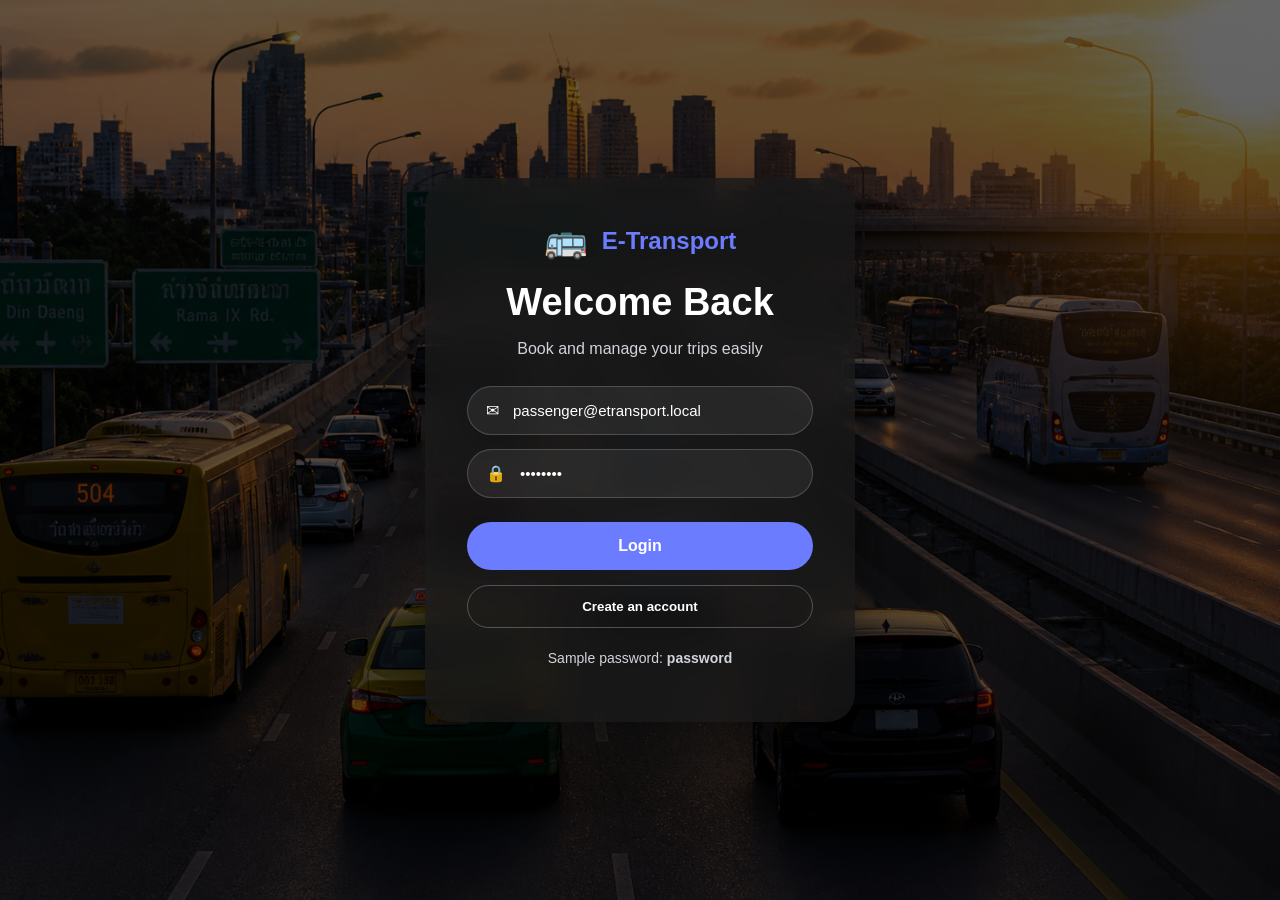
<file: web/index.html>
<!doctype html>
<html lang="en">
<head>
  <meta charset="UTF-8">
  <meta name="viewport" content="width=device-width, initial-scale=1.0">
  <title>E-Transport Login</title>

  <link rel="stylesheet" href="assets/css/style.css">
</head>
<body class="login-page">

  <div class="login-overlay"></div>

  <div class="login-box">
    <div class="brand">
      <div class="brand-icon">🚌</div>
      <h2>E-Transport</h2>
    </div>

    <h1>Welcome Back</h1>
    <p class="subtitle">Book and manage your trips easily</p>

    <div class="input-box">
      <span>✉</span>
      <input type="email" id="email" value="passenger@etransport.local" placeholder="Email address">
    </div>

    <div class="input-box">
      <span>🔒</span>
      <input type="password" id="password" value="password" placeholder="Password">
    </div>

    <button onclick="login()" class="login-btn">Login</button>
    <button onclick="showRegister()" class="signup-btn">Create an account</button>

    <p class="bottom-text">
      Sample password: <b>password</b>
    </p>
  </div>

  <div id="registerBox" class="register-box" style="display:none;">
  <h2>Create Account</h2>

  <div class="input-box">
    <span>👤</span>
    <input type="text" id="regName" placeholder="Full Name">
  </div>

  <div class="input-box">
    <span>✉</span>
    <input type="email" id="regEmail" placeholder="Email address">
  </div>

  <div class="input-box">
    <span>🔒</span>
    <input type="password" id="regPassword" placeholder="Password">
  </div>

  <button onclick="register()" class="login-btn">Sign Up</button>
  <button onclick="showLogin()" class="signup-btn">Back to Login</button>
</div>

  <script src="assets/js/app.js"></script>
</body>
</html>
</file>
<file: web/assets/css/style.css>
* {
  box-sizing: border-box;
}

body {
  margin: 0;
  font-family: "Segoe UI", sans-serif;
}

.login-page {
  min-height: 100vh;
  background:
    linear-gradient(rgba(0,0,0,.6), rgba(0,0,0,.7)),
    url("image/highway-transport.jpg");
  background-size: cover;
  background-position: center;
  background-repeat: no-repeat;

  display: flex;
  align-items: center;
  justify-content: center;

  /* smooth effect */
  animation: zoomBg 20s ease-in-out infinite alternate;
}

/* subtle zoom animation (premium feel) */
@keyframes zoomBg {
  from {
    background-size: 100%;
  }
  to {
    background-size: 110%;
  }
}

.login-box {
  width: 430px;
  padding: 42px;
  border-radius: 28px;
  background: rgba(25, 25, 25, 0.72);
  backdrop-filter: blur(18px);
  color: white;
  box-shadow: 0 25px 60px rgba(0,0,0,.45);
}

.brand {
  display: flex;
  justify-content: center;
  align-items: center;
  gap: 14px;
  margin-bottom: 20px;
}

.brand-icon {
  font-size: 35px;
}

.brand h2 {
  color: #6c7cff;
  margin: 0;
}

.login-box h1 {
  text-align: center;
  font-size: 38px;
  margin: 0;
}

.subtitle {
  text-align: center;
  color: #d1d5db;
  margin-bottom: 28px;
}

.social-btn {
  width: 100%;
  padding: 14px;
  margin-bottom: 14px;
  border-radius: 30px;
  border: 1px solid rgba(255,255,255,.18);
  background: rgba(255,255,255,.06);
  color: white;
  font-size: 15px;
  cursor: pointer;
}

.social-btn:hover {
  background: rgba(255,255,255,.12);
}

.divider {
  display: flex;
  align-items: center;
  gap: 15px;
  color: #cbd5e1;
  margin: 24px 0;
}

.divider span {
  flex: 1;
  height: 1px;
  background: rgba(255,255,255,.18);
}

.divider p {
  margin: 0;
}

.input-box {
  display: flex;
  align-items: center;
  gap: 12px;
  padding: 14px 18px;
  margin-top: 10px;
  margin-bottom: 14px;
  border-radius: 30px;
  border: 1px solid rgba(255,255,255,.18);
  background: rgba(255,255,255,.07);
}

.input-box input {
  width: 100%;
  border: none;
  outline: none;
  background: transparent;
  color: white;
  font-size: 15px;
}

.input-box input::placeholder {
  color: #cbd5e1;
}

.login-btn {
  width: 100%;
  padding: 15px;
  border: none;
  border-radius: 30px;
  background: #6c7cff;
  color: white;
  font-size: 16px;
  font-weight: 600;
  cursor: pointer;
  margin-top: 10px;
}

.login-btn:hover {
  background: #5867e8;
}

.bottom-text {
  text-align: center;
  color: #d1d5db;
  margin-top: 22px;
  font-size: 14px;
}

@media (max-width: 500px) {
  .login-box {
    width: 90%;
    padding: 30px;
  }

  .login-box h1 {
    font-size: 30px;
  }
}
.dashboard-body {
  background: #eef3f8;
  font-family: "Segoe UI", sans-serif;
}

.dashboard-layout {
  display: flex;
  min-height: 100vh;
}

.sidebar {
  width: 260px;
  background: #0f172a;
  color: white;
  padding: 25px;
  position: fixed;
  height: 100vh;
}

.logo {
  font-size: 24px;
  font-weight: 800;
  margin-bottom: 35px;
}

.sidebar a {
  display: block;
  color: #cbd5e1;
  text-decoration: none;
  padding: 14px 16px;
  margin-bottom: 10px;
  border-radius: 14px;
}

.sidebar a:hover,
.sidebar a.active {
  background: #2563eb;
  color: white;
}

.content {
  margin-left: 260px;
  padding: 30px;
  width: calc(100% - 260px);
}

.hero-dashboard {
  background: linear-gradient(135deg, #2563eb, #14b8a6);
  color: white;
  padding: 35px;
  border-radius: 28px;
  display: flex;
  justify-content: space-between;
  align-items: center;
}

.hero-dashboard h1 {
  font-weight: 800;
}

.hero-dashboard img {
  width: 170px;
}

.info-card {
  background: white;
  padding: 25px;
  border-radius: 24px;
  box-shadow: 0 12px 30px rgba(0,0,0,.08);
}

.info-card span {
  font-size: 32px;
}

.info-card p {
  margin: 12px 0 5px;
  color: #64748b;
}

.info-card h2 {
  font-weight: 800;
  color: #2563eb;
}

.panel {
  background: white;
  padding: 25px;
  border-radius: 24px;
  box-shadow: 0 12px 30px rgba(0,0,0,.08);
}

.panel-header {
  display: flex;
  justify-content: space-between;
  align-items: center;
  margin-bottom: 18px;
}

.panel-header p {
  color: #64748b;
  margin: 0;
}

.search-box {
  max-width: 280px;
  border-radius: 14px;
}

.badge-status {
  padding: 8px 12px;
  border-radius: 20px;
  color: white;
  font-size: 13px;
}

.status-pending {
  background: #f59e0b;
}

.status-confirmed {
  background: #16a34a;
}

.status-cancelled {
  background: #dc2626;
}

@media (max-width: 768px) {
  .sidebar {
    position: relative;
    width: 100%;
    height: auto;
  }

  .dashboard-layout {
    flex-direction: column;
  }

  .content {
    margin-left: 0;
    width: 100%;
  }

  .hero-dashboard {
    flex-direction: column;
    text-align: center;
  }

  .hero-dashboard img {
    margin-top: 20px;
  }

  .panel-header {
    flex-direction: column;
    align-items: flex-start;
    gap: 12px;
  }

  .search-box {
    max-width: 100%;
  }
}

.page-section {
  animation: fadeIn .2s ease;
}

.d-none {
  display: none;
}

@keyframes fadeIn {
  from { opacity: 0; transform: translateY(10px);}
  to { opacity: 1; transform: translateY(0);}
}

.dashboard-body {
  background: #eef3f8;
  font-family: "Segoe UI", sans-serif;
}

.dashboard-layout {
  display: flex;
  min-height: 100vh;
}

.sidebar {
  width: 260px;
  background: #0f172a;
  color: white;
  padding: 25px;
  position: fixed;
  height: 100vh;
}

.logo {
  font-size: 24px;
  font-weight: 800;
  margin-bottom: 35px;
}

.sidebar .nav-link {
  display: block;
  color: #cbd5e1;
  text-decoration: none;
  padding: 14px 16px;
  margin-bottom: 10px;
  border-radius: 14px;
  cursor: pointer;
}

.sidebar .nav-link:hover,
.sidebar .nav-link.active {
  background: #2563eb;
  color: white;
}

.content {
  margin-left: 260px;
  padding: 30px;
  width: calc(100% - 260px);
}

.hero-dashboard {
  background: linear-gradient(135deg, #2563eb, #14b8a6);
  color: white;
  padding: 35px;
  border-radius: 28px;
  display: flex;
  justify-content: space-between;
  align-items: center;
}

.hero-dashboard h1 {
  font-weight: 800;
}

.hero-dashboard img {
  width: 170px;
}

.info-card {
  background: white;
  padding: 25px;
  border-radius: 24px;
  box-shadow: 0 12px 30px rgba(0,0,0,.08);
}

.info-card span {
  font-size: 32px;
}

.info-card p {
  margin: 12px 0 5px;
  color: #64748b;
}

.info-card h2 {
  font-weight: 800;
  color: #2563eb;
}

.panel {
  background: white;
  padding: 25px;
  border-radius: 24px;
  box-shadow: 0 12px 30px rgba(0,0,0,.08);
}

.panel-header {
  display: flex;
  justify-content: space-between;
  align-items: center;
  margin-bottom: 18px;
}

.panel-header p,
.profile-panel p {
  color: #64748b;
  margin: 0;
}

.search-box {
  max-width: 280px;
  border-radius: 14px;
}

.badge-status {
  padding: 8px 14px;
  border-radius: 20px;
  color: white;
  font-size: 13px;
}

.status-pending {
  background: #f59e0b;
}

.status-confirmed {
  background: #16a34a;
}

.status-cancelled {
  background: #dc2626;
}

.payment-box {
  background: #f8fafc;
  border-radius: 18px;
  padding: 25px;
  border: 1px solid #e2e8f0;
}

.page-section {
  animation: fadeIn .25s ease;
}

@keyframes fadeIn {
  from {
    opacity: 0;
    transform: translateY(8px);
  }

  to {
    opacity: 1;
    transform: translateY(0);
  }
}

@media (max-width: 768px) {
  .sidebar {
    position: relative;
    width: 100%;
    height: auto;
  }

  .dashboard-layout {
    flex-direction: column;
  }

  .content {
    margin-left: 0;
    width: 100%;
  }

  .hero-dashboard {
    flex-direction: column;
    text-align: center;
  }

  .hero-dashboard img {
    margin-top: 20px;
  }

  .panel-header {
    flex-direction: column;
    align-items: flex-start;
    gap: 12px;
  }

  .search-box {
    max-width: 100%;
  }
}

.signup-btn {
  width: 100%;
  margin-top: 15px;
  padding: 13px;
  border-radius: 30px;
  border: 1px solid rgba(255,255,255,.25);
  background: transparent;
  color: white;
  font-weight: 600;
  cursor: pointer;
}

.signup-btn:hover {
  background: rgba(255,255,255,.12);
}

.register-box {
  width: 430px;
  padding: 42px;
  border-radius: 28px;
  background: rgba(25, 25, 25, 0.72);
  backdrop-filter: blur(18px);
  color: white;
  box-shadow: 0 25px 60px rgba(0,0,0,.45);
}

.register-box h2 {
  text-align: center;
  margin-bottom: 25px;
}

.dashboard-body {
  background: #f3f7fc;
  font-family: "Segoe UI", sans-serif;
  overflow-x: hidden;
}

.dashboard-layout {
  display: flex;
  min-height: 100vh;
}

.modern-sidebar {
  width: 280px;
  height: 100vh;
  position: fixed;
  padding: 32px 24px;
  background: linear-gradient(180deg, #071b3a, #081224);
  color: white;
  overflow: hidden;
}

.modern-sidebar::after {
  content: "🚌";
  position: absolute;
  bottom: 35px;
  left: 55px;
  font-size: 80px;
  opacity: 0.18;
}

.logo-area {
  display: flex;
  align-items: center;
  gap: 15px;
  margin-bottom: 45px;
}

.logo-icon {
  width: 48px;
  height: 48px;
  background: #f43f5e;
  border-radius: 50%;
  display: flex;
  align-items: center;
  justify-content: center;
  font-size: 24px;
}

.logo-area h2 {
  font-size: 26px;
  font-weight: 800;
  margin: 0;
}

.modern-sidebar .nav-link {
  display: block;
  color: #dbeafe;
  padding: 16px 18px;
  margin-bottom: 14px;
  border-radius: 16px;
  text-decoration: none;
  font-size: 16px;
  cursor: pointer;
}

.modern-sidebar .nav-link:hover,
.modern-sidebar .nav-link.active {
  background: linear-gradient(135deg, #2563eb, #4f46e5);
  color: white;
  box-shadow: 0 12px 30px rgba(37, 99, 235, .35);
}

.sidebar-footer {
  margin-top: 40px;
  padding-top: 25px;
  border-top: 1px solid rgba(255,255,255,.12);
}

.logout-link {
  color: #fecaca !important;
}

.modern-content {
  margin-left: 280px;
  width: calc(100% - 280px);
  padding: 0;
}

.topbar {
  height: 86px;
  background: white;
  padding: 0 38px;
  display: flex;
  align-items: center;
  justify-content: space-between;
  box-shadow: 0 5px 25px rgba(15, 23, 42, .08);
  position: sticky;
  top: 0;
  z-index: 10;
}

.topbar h4 {
  margin: 0;
  font-weight: 800;
  color: #0f172a;
}

.topbar-right {
  display: flex;
  align-items: center;
  gap: 22px;
}

.bell {
  position: relative;
  font-size: 22px;
}

.bell span {
  position: absolute;
  top: -8px;
  right: -8px;
  background: #ef4444;
  color: white;
  font-size: 11px;
  width: 18px;
  height: 18px;
  border-radius: 50%;
  display: flex;
  align-items: center;
  justify-content: center;
}

.user-pill {
  display: flex;
  align-items: center;
  gap: 14px;
  font-weight: 600;
  color: #334155;
}

.avatar {
  width: 48px;
  height: 48px;
  border-radius: 50%;
  background: #2563eb;
  color: white;
  display: flex;
  align-items: center;
  justify-content: center;
  font-weight: 800;
}

.page-section {
  padding: 38px;
  animation: fadeIn .25s ease;
}

.modern-hero {
  min-height: 300px;
  border-radius: 30px;
  padding: 50px;
  background: linear-gradient(135deg, #1e3a8a 0%, #0284c7 50%, #14b8a6 100%);
  color: white;
  display: flex;
  justify-content: space-between;
  align-items: center;
  overflow: hidden;
  position: relative;
}

.modern-hero h1 {
  font-size: 44px;
  font-weight: 900;
  margin-bottom: 16px;
}

.modern-hero p {
  font-size: 20px;
  margin-bottom: 28px;
}

.refresh-btn {
  border: none;
  padding: 14px 28px;
  border-radius: 12px;
  background: white;
  color: #2563eb;
  font-weight: 700;
  font-size: 16px;
}

.hero-art {
  position: relative;
  width: 420px;
  height: 210px;
}

.city {
  position: absolute;
  bottom: 20px;
  right: 0;
  width: 360px;
  height: 130px;
  background: linear-gradient(to top, rgba(255,255,255,.2), rgba(255,255,255,.05));
  clip-path: polygon(0 100%, 0 65%, 8% 65%, 8% 30%, 18% 30%, 18% 70%, 28% 70%, 28% 45%, 38% 45%, 38% 10%, 50% 10%, 50% 60%, 62% 60%, 62% 35%, 72% 35%, 72% 75%, 85% 75%, 85% 20%, 100% 20%, 100% 100%);
  opacity: .75;
}

.bus-card {
  position: absolute;
  right: 80px;
  bottom: 35px;
  font-size: 90px;
  filter: drop-shadow(0 20px 30px rgba(0,0,0,.25));
}

.modern-card {
  min-height: 260px;
  background: white;
  border-radius: 22px;
  padding: 32px;
  cursor: pointer;
  box-shadow: 0 18px 45px rgba(15, 23, 42, .08);
  border: 1px solid rgba(226,232,240,.9);
  transition: .25s;
  position: relative;
  overflow: hidden;
}

.modern-card:hover {
  transform: translateY(-8px);
  box-shadow: 0 25px 55px rgba(15, 23, 42, .14);
}

.card-icon {
  width: 74px;
  height: 74px;
  border-radius: 20px;
  display: flex;
  align-items: center;
  justify-content: center;
  font-size: 34px;
  margin-bottom: 28px;
}

.blue-card .card-icon {
  background: #dbeafe;
}

.orange-card .card-icon {
  background: #fef3c7;
}

.cyan-card .card-icon {
  background: #e0f2fe;
}

.green-card .card-icon {
  background: #dcfce7;
}

.modern-card p {
  font-size: 18px;
  color: #64748b;
  margin-bottom: 20px;
}

.card-bottom {
  display: flex;
  align-items: center;
  justify-content: space-between;
}

.card-bottom h2 {
  font-size: 52px;
  font-weight: 900;
  margin: 0;
}

.blue-card h2 {
  color: #2563eb;
}

.orange-card h2 {
  color: #f59e0b;
}

.cyan-card h2 {
  color: #0284c7;
}

.green-card h2 {
  color: #22c55e;
}

.card-bottom span {
  width: 52px;
  height: 52px;
  border-radius: 50%;
  background: #eff6ff;
  display: flex;
  align-items: center;
  justify-content: center;
  color: #2563eb;
  font-size: 24px;
}

.modern-panel {
  background: white;
  border-radius: 26px;
  padding: 30px;
  box-shadow: 0 18px 45px rgba(15, 23, 42, .08);
}

.panel-header {
  display: flex;
  justify-content: space-between;
  align-items: center;
  margin-bottom: 25px;
}

.panel-header h3 {
  font-weight: 800;
  margin: 0;
}

.panel-header p {
  color: #64748b;
  margin: 6px 0 0;
}

.search-box {
  max-width: 300px;
  border-radius: 14px;
  padding: 12px 18px;
}

.badge-status {
  padding: 8px 14px;
  border-radius: 20px;
  color: white;
  font-size: 13px;
}

.status-pending {
  background: #f59e0b;
}

.status-confirmed {
  background: #16a34a;
}

.status-cancelled {
  background: #dc2626;
}

@keyframes fadeIn {
  from {
    opacity: 0;
    transform: translateY(8px);
  }

  to {
    opacity: 1;
    transform: translateY(0);
  }
}

@media (max-width: 900px) {
  .modern-sidebar {
    position: relative;
    width: 100%;
    height: auto;
  }

  .modern-content {
    margin-left: 0;
    width: 100%;
  }

  .dashboard-layout {
    flex-direction: column;
  }

  .topbar {
    padding: 0 20px;
  }

  .page-section {
    padding: 22px;
  }

  .modern-hero {
    flex-direction: column;
    text-align: center;
  }

  .hero-art {
    width: 100%;
  }
}
</file>
<file: web/assets/css/admin.css>
body {
  margin: 0;
  background: #f3f7fc;
  font-family: "Segoe UI", sans-serif;
  overflow-x: hidden;
}

.admin-layout {
  display: flex;
  min-height: 100vh;
}

.admin-sidebar {
  width: 280px;
  height: 100vh;
  position: fixed;
  padding: 32px 24px;
  background: linear-gradient(180deg, #071b3a, #081224);
  color: white;
  overflow: hidden;
}

.admin-sidebar::after {
  content: "🚌";
  position: absolute;
  bottom: 35px;
  left: 55px;
  font-size: 85px;
  opacity: 0.15;
}

.logo-area {
  display: flex;
  align-items: center;
  gap: 15px;
  margin-bottom: 45px;
}

.logo-icon {
  width: 48px;
  height: 48px;
  background: #f43f5e;
  border-radius: 50%;
  display: flex;
  align-items: center;
  justify-content: center;
  font-size: 24px;
}

.logo-area h2 {
  font-size: 25px;
  font-weight: 900;
  margin: 0;
}

.logo-area p {
  color: #93c5fd;
  margin: 2px 0 0;
}

.admin-link {
  display: block;
  color: #dbeafe;
  padding: 16px 18px;
  margin-bottom: 14px;
  border-radius: 16px;
  text-decoration: none;
  font-size: 16px;
  cursor: pointer;
  transition: 0.25s;
}

.admin-link:hover,
.admin-link.active {
  background: linear-gradient(135deg, #2563eb, #4f46e5);
  color: white;
  box-shadow: 0 12px 30px rgba(37, 99, 235, .35);
}

.sidebar-footer {
  margin-top: 45px;
  padding-top: 25px;
  border-top: 1px solid rgba(255,255,255,.12);
}

.logout {
  color: #fecaca !important;
}

.admin-content {
  margin-left: 280px;
  width: calc(100% - 280px);
  padding: 0;
}

.admin-topbar {
  height: 86px;
  background: white;
  padding: 0 38px;
  display: flex;
  align-items: center;
  justify-content: space-between;
  box-shadow: 0 5px 25px rgba(15, 23, 42, .08);
  position: sticky;
  top: 0;
  z-index: 10;
}

.admin-topbar h4 {
  font-weight: 900;
  color: #0f172a;
  margin: 0;
}

.admin-user {
  display: flex;
  align-items: center;
  gap: 14px;
  font-weight: 700;
  color: #334155;
}

.admin-avatar {
  width: 48px;
  height: 48px;
  border-radius: 50%;
  background: #2563eb;
  color: white;
  display: flex;
  align-items: center;
  justify-content: center;
  font-weight: 900;
}

.admin-page {
  padding: 38px;
  animation: fadeIn .25s ease;
}

.admin-hero {
  min-height: 280px;
  border-radius: 30px;
  padding: 50px;
  background: linear-gradient(135deg, #1e3a8a 0%, #0284c7 50%, #14b8a6 100%);
  color: white;
  display: flex;
  justify-content: space-between;
  align-items: center;
  overflow: hidden;
  position: relative;
}

.admin-hero h1 {
  font-size: 44px;
  font-weight: 900;
  margin-bottom: 14px;
}

.admin-hero p {
  font-size: 19px;
  max-width: 650px;
}

.hero-icon {
  font-size: 120px;
  filter: drop-shadow(0 18px 28px rgba(0,0,0,.25));
}

.stat-card {
  min-height: 230px;
  background: white;
  border-radius: 24px;
  padding: 30px;
  box-shadow: 0 18px 45px rgba(15, 23, 42, .08);
  border: 1px solid rgba(226,232,240,.9);
  transition: .25s;
}

.stat-card:hover {
  transform: translateY(-7px);
  box-shadow: 0 25px 55px rgba(15, 23, 42, .14);
}

.stat-icon {
  width: 72px;
  height: 72px;
  border-radius: 20px;
  display: flex;
  align-items: center;
  justify-content: center;
  font-size: 32px;
  margin-bottom: 24px;
}

.blue-card .stat-icon {
  background: #dbeafe;
}

.orange-card .stat-icon {
  background: #fef3c7;
}

.green-card .stat-icon {
  background: #dcfce7;
}

.cyan-card .stat-icon {
  background: #e0f2fe;
}

.stat-card p {
  color: #64748b;
  font-size: 17px;
  margin-bottom: 12px;
}

.stat-card h2 {
  font-size: 42px;
  font-weight: 900;
  color: #2563eb;
  margin: 0;
}

.orange-card h2 {
  color: #f59e0b;
}

.green-card h2 {
  color: #16a34a;
}

.cyan-card h2 {
  color: #0284c7;
}

.panel {
  background: white;
  border-radius: 26px;
  padding: 30px;
  box-shadow: 0 18px 45px rgba(15, 23, 42, .08);
}

.panel h3 {
  font-weight: 900;
  color: #0f172a;
  margin-bottom: 6px;
}

.panel p {
  color: #64748b;
  margin-bottom: 22px;
}

.modern-input {
  border-radius: 14px;
  padding: 12px 16px;
  border: 1px solid #dbe4ef;
}

.modern-input:focus {
  border-color: #2563eb;
  box-shadow: 0 0 0 4px rgba(37,99,235,.12);
}

.modern-btn {
  border-radius: 14px;
  padding: 12px 16px;
  font-weight: 700;
}

.table {
  margin-bottom: 0;
}

.table thead th {
  color: #0f172a;
  font-weight: 800;
  border-bottom: 1px solid #dbe4ef;
  padding: 14px;
}

.table tbody td {
  padding: 14px;
  vertical-align: middle;
}

.badge-admin {
  padding: 8px 14px;
  border-radius: 20px;
  color: white;
  font-size: 13px;
  font-weight: 700;
}

.paid {
  background: #16a34a;
}

.pending {
  background: #f59e0b;
}

.cancelled {
  background: #dc2626;
}

.report-box {
  background: #f8fafc;
  border: 1px solid #e2e8f0;
  padding: 26px;
  border-radius: 20px;
  font-size: 17px;
}

.report-box p {
  margin-bottom: 12px;
  color: #0f172a;
}

.btn-warning,
.btn-danger,
.btn-primary,
.btn-success {
  border-radius: 10px;
  font-weight: 700;
}

hr {
  margin: 35px 0;
  border-color: #dbe4ef;
}

@keyframes fadeIn {
  from {
    opacity: 0;
    transform: translateY(8px);
  }

  to {
    opacity: 1;
    transform: translateY(0);
  }
}

@media (max-width: 900px) {
  .admin-sidebar {
    position: relative;
    width: 100%;
    height: auto;
  }

  .admin-layout {
    flex-direction: column;
  }

  .admin-content {
    margin-left: 0;
    width: 100%;
  }

  .admin-page {
    padding: 22px;
  }

  .admin-hero {
    flex-direction: column;
    text-align: center;
  }

  .hero-icon {
    margin-top: 20px;
  }
}
</file>
